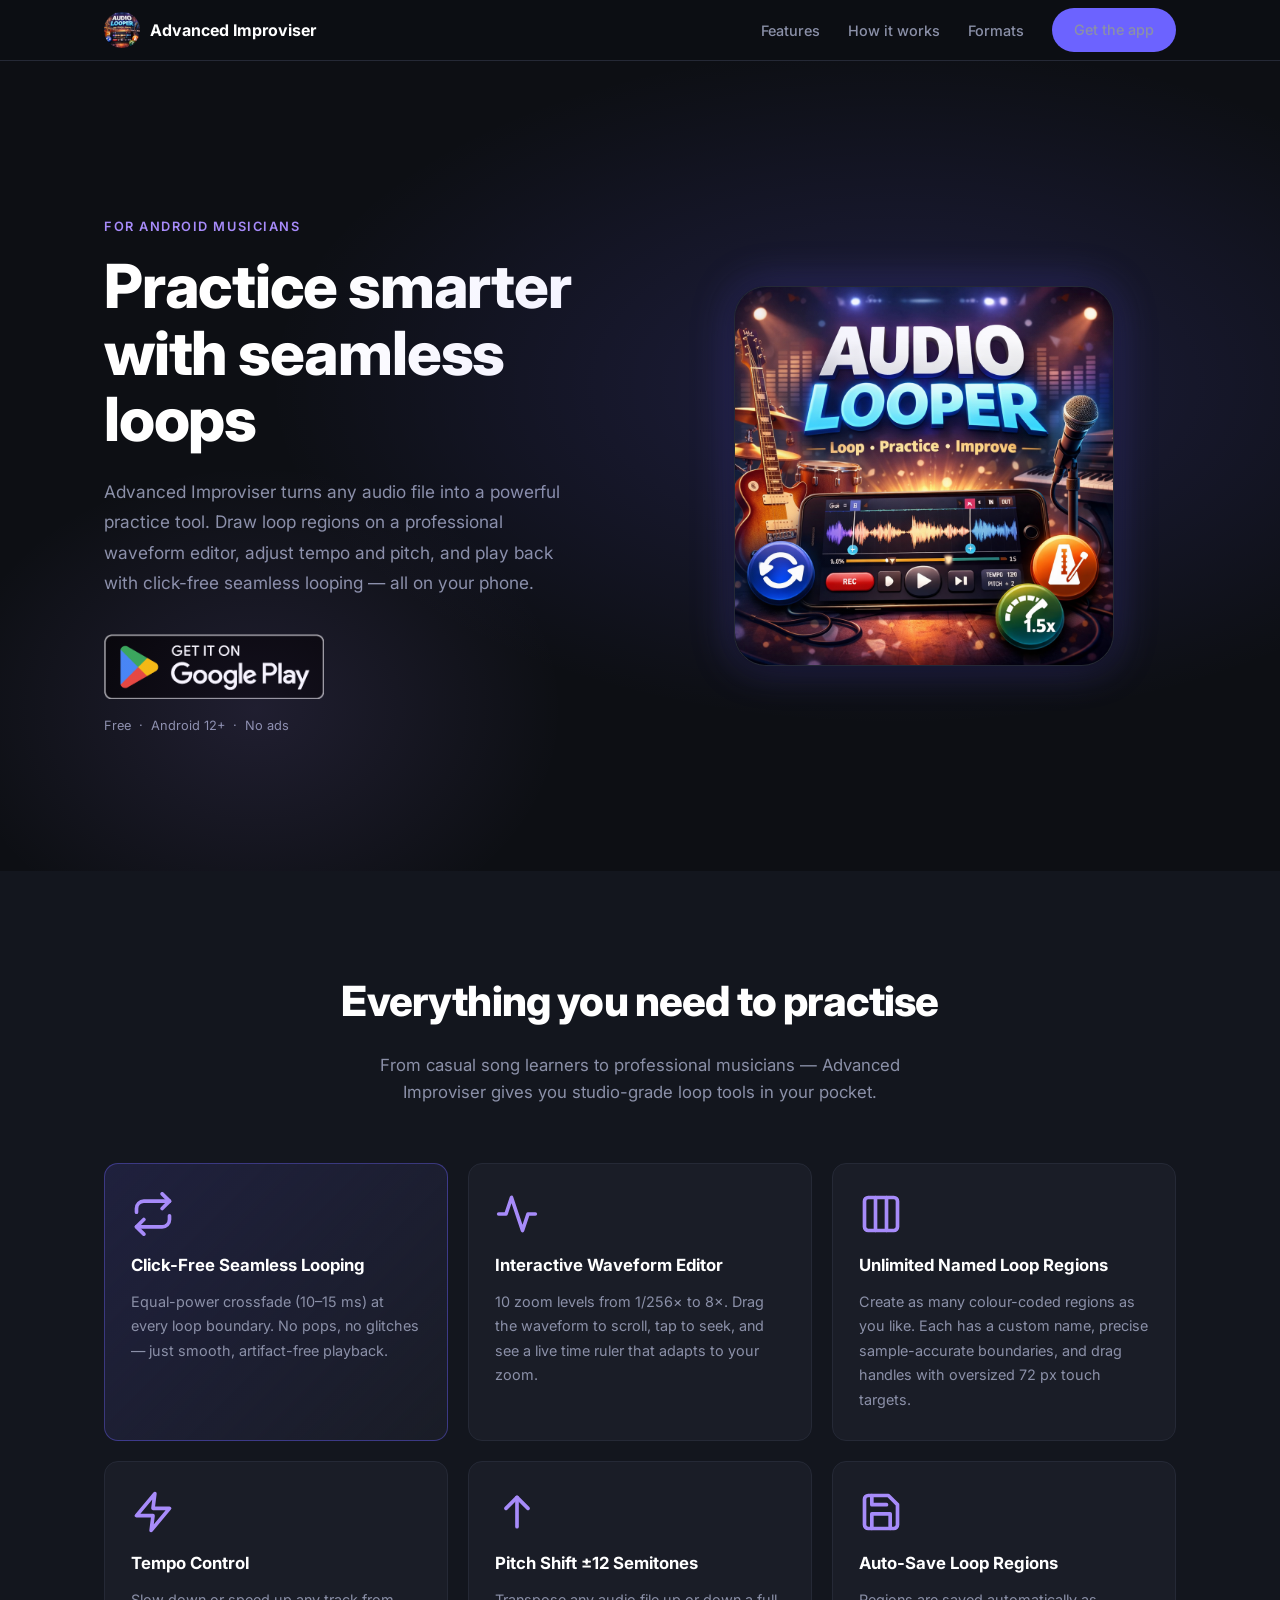
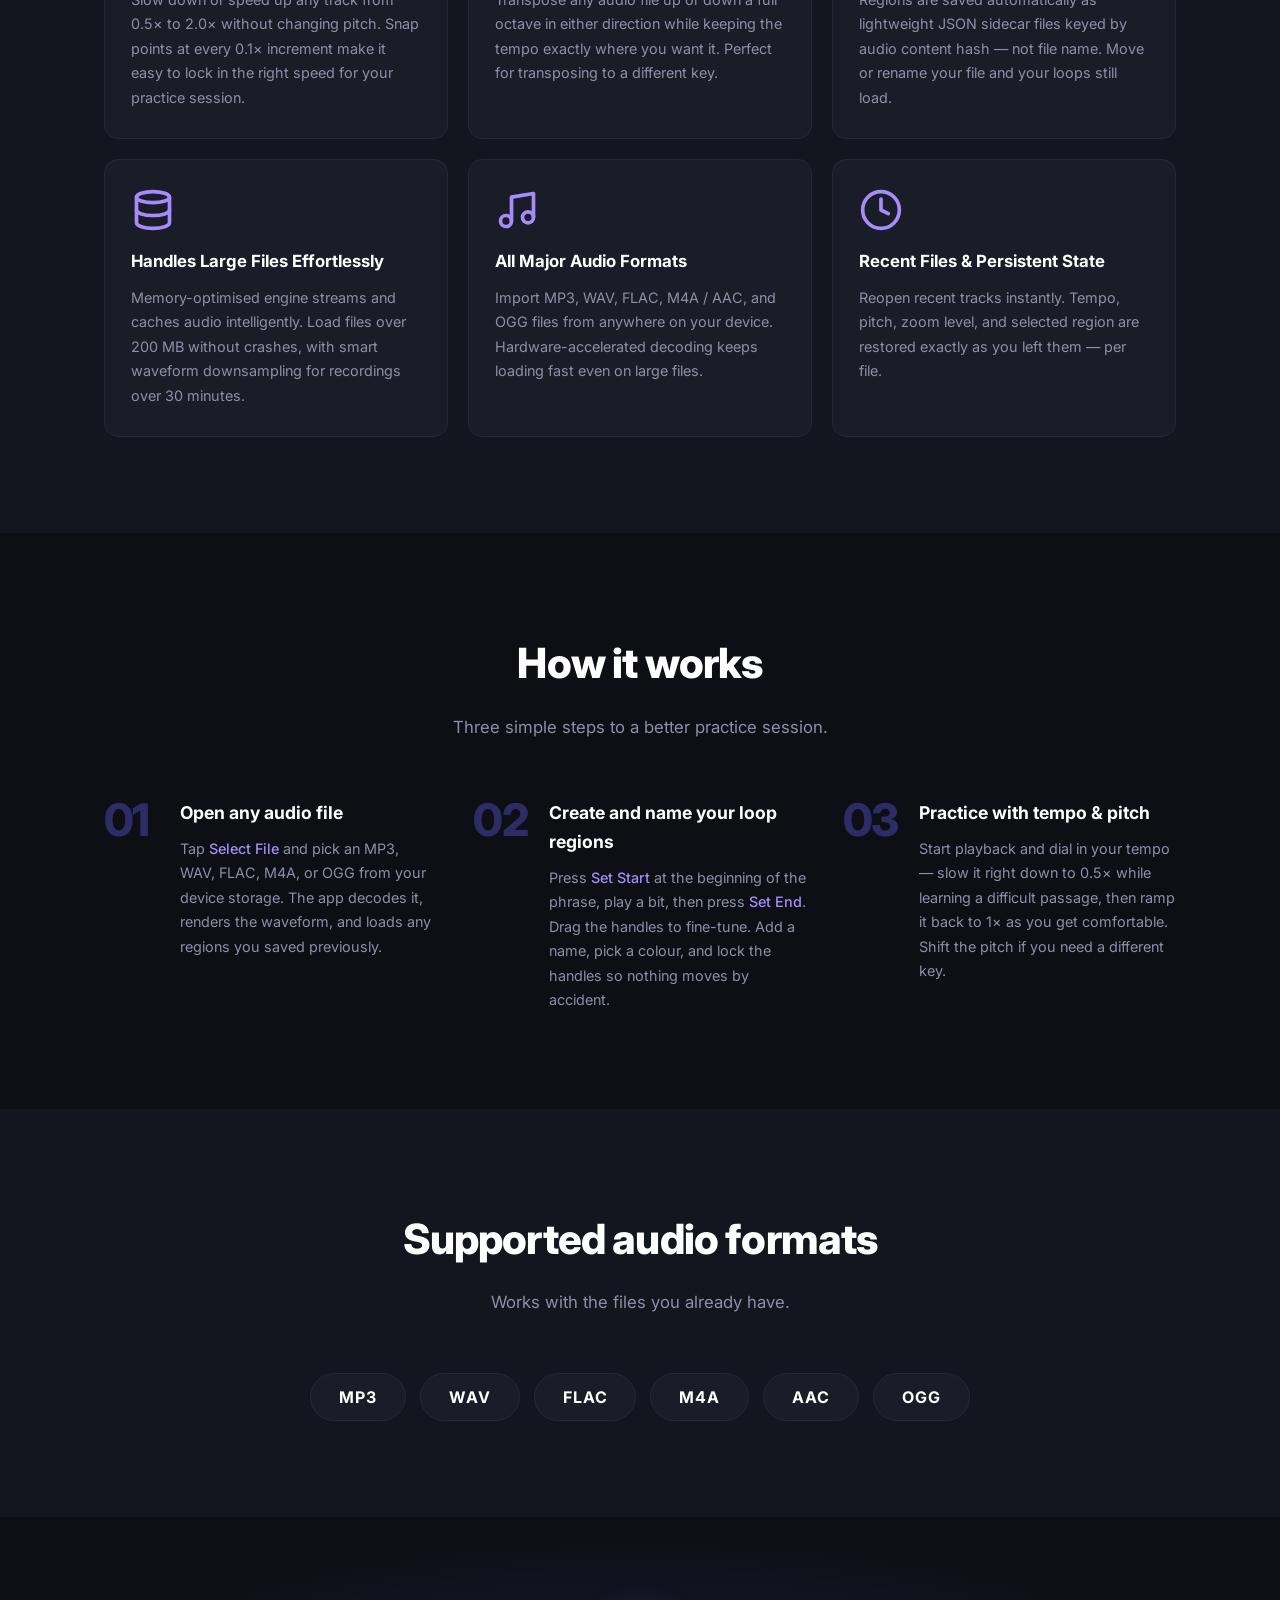
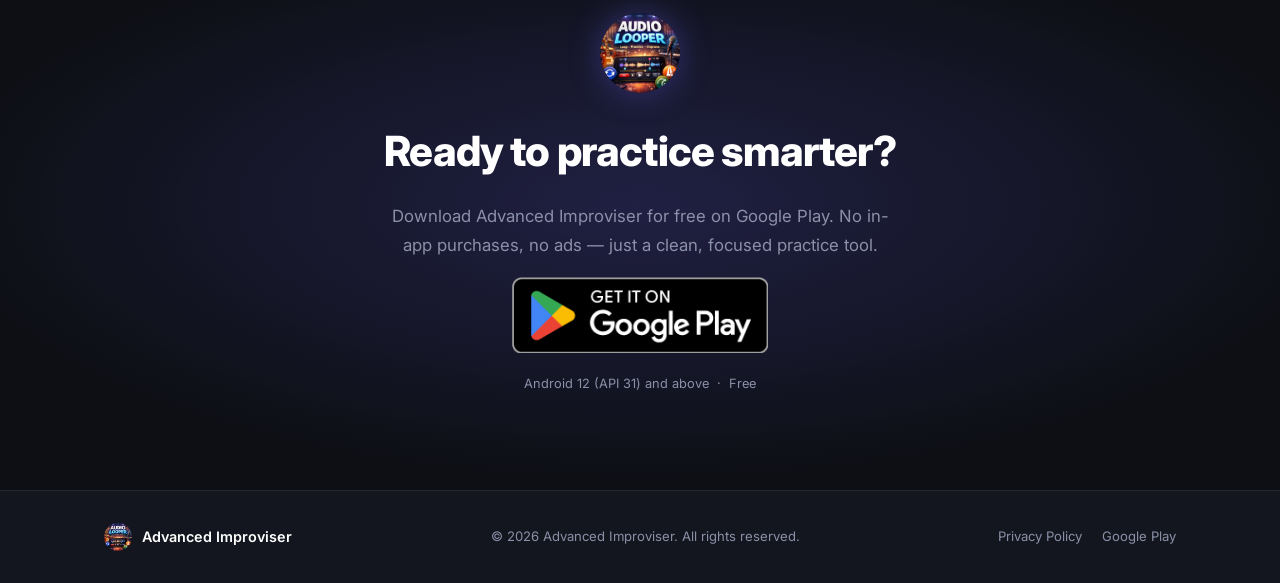
<file: index.html>
<!DOCTYPE html>
<html lang="en">
<head>
  <meta charset="UTF-8" />
  <meta name="viewport" content="width=device-width, initial-scale=1.0" />

  <!-- Primary SEO -->
  <title>Advanced Improviser — Audio Loop Practice App for Android</title>
  <meta name="description" content="Advanced Improviser is a professional audio loop practice app for Android musicians. Create seamless loop regions, control tempo and pitch, and practise any piece with a high-quality waveform editor." />
  <meta name="keywords" content="audio loop app, music practice app, loop player android, waveform editor, tempo control, pitch shift, musician practice tool, Advanced Improviser" />
  <meta name="author" content="Advanced Improviser" />
  <link rel="canonical" href="https://anagovitsyn.github.io/audioed/" />

  <!-- Open Graph / Facebook -->
  <meta property="og:type" content="website" />
  <meta property="og:url" content="https://anagovitsyn.github.io/audioed/" />
  <meta property="og:title" content="Advanced Improviser — Audio Loop Practice App" />
  <meta property="og:description" content="Professional audio loop practice tool for Android. Waveform editor, seamless looping, tempo & pitch control for musicians." />
  <meta property="og:image" content="https://anagovitsyn.github.io/audioed/assets/features-banner.png" />

  <!-- Twitter -->
  <meta name="twitter:card" content="summary_large_image" />
  <meta name="twitter:title" content="Advanced Improviser — Audio Loop Practice App" />
  <meta name="twitter:description" content="Professional audio loop practice tool for Android. Create, edit and play back seamless loop regions on any audio file." />
  <meta name="twitter:image" content="https://anagovitsyn.github.io/audioed/assets/features-banner.png" />

  <!-- Structured Data (JSON-LD) — for AI discovery and Google rich results -->
  <script type="application/ld+json">
  {
    "@context": "https://schema.org",
    "@type": "SoftwareApplication",
    "name": "Advanced Improviser",
    "operatingSystem": "ANDROID",
    "applicationCategory": "MusicApplication",
    "description": "Advanced Improviser is a professional audio loop practice app for Android. It lets musicians create unlimited named loop regions on any audio file, edit them with an interactive waveform editor, and play them back with click-free seamless looping, tempo control, and pitch shifting.",
    "offers": {
      "@type": "Offer",
      "price": "0",
      "priceCurrency": "USD"
    },
    "url": "https://anagovitsyn.github.io/audioed/",
    "downloadUrl": "https://play.google.com/store/apps/details?id=com.audiolooper",
    "screenshot": "https://anagovitsyn.github.io/audioed/assets/app-screenshot.png",
    "featureList": [
      "Unlimited named loop regions per audio file",
      "Interactive waveform editor with 10 zoom levels",
      "Click-free seamless looping with equal-power crossfade",
      "Tempo control 0.5×–2.0×",
      "Pitch shift ±12 semitones",
      "MP3, WAV, FLAC, M4A, OGG support",
      "Region persistence as sidecar JSON files",
      "Large file support (up to 100MB)"
    ]
  }
  </script>

  <!-- Favicon -->
  <link rel="icon" type="image/png" href="assets/icon-192.png" />
  <link rel="apple-touch-icon" href="assets/icon-192.png" />

  <!-- Fonts -->
  <link rel="preconnect" href="https://fonts.googleapis.com" />
  <link rel="preconnect" href="https://fonts.gstatic.com" crossorigin />
  <link href="https://fonts.googleapis.com/css2?family=Inter:wght@400;500;600;700;800&display=swap" rel="stylesheet" />

  <link rel="stylesheet" href="styles.css" />
</head>

<body>

  <!-- ═══════════════════════════════ NAV ═══════════════════════════════ -->
  <nav class="nav" role="navigation" aria-label="Main navigation">
    <div class="nav__inner container">
      <a class="nav__brand" href="#hero" aria-label="Advanced Improviser home">
        <img src="assets/icon-round.png" alt="Advanced Improviser icon" width="36" height="36" />
        <span>Advanced Improviser</span>
      </a>
      <ul class="nav__links" role="list">
        <li><a href="#features">Features</a></li>
        <li><a href="#how-it-works">How it works</a></li>
        <li><a href="#formats">Formats</a></li>
        <li><a href="#download" class="btn btn--nav">Get the app</a></li>
      </ul>
    </div>
  </nav>

  <!-- ═══════════════════════════════ HERO ══════════════════════════════ -->
  <header id="hero" class="hero" role="banner">
    <div class="hero__bg" aria-hidden="true"></div>
    <div class="container hero__inner">
      <div class="hero__copy">
        <p class="hero__eyebrow">For Android musicians</p>
        <h1 class="hero__title">Practice smarter<br />with seamless loops</h1>
        <p class="hero__sub">
          Advanced Improviser turns any audio file into a powerful practice tool.
          Draw loop regions on a professional waveform editor, adjust tempo and
          pitch, and play back with click-free seamless looping — all on your phone.
        </p>
        <div class="hero__cta">
          <a
            href="https://play.google.com/store/apps/details?id=com.audiolooper"
            target="_blank"
            rel="noopener noreferrer"
            aria-label="Get Advanced Improviser on Google Play"
          >
            <img
              src="assets/GetItOnGooglePlay_Badge_Web_color_English.png"
              alt="Get it on Google Play"
              width="220"
              height="65"
            />
          </a>
        </div>
        <p class="hero__note">Free &nbsp;·&nbsp; Android 12+ &nbsp;·&nbsp; No ads</p>
      </div>
      <div class="hero__visual" aria-hidden="true">
        <div class="phone-frame">
          <img
            src="assets/app-screenshot.png"
            alt="Advanced Improviser app showing waveform editor with loop regions"
            class="phone-frame__screen"
            loading="eager"
          />
        </div>
      </div>
    </div>
  </header>

  <!-- ═══════════════════════════════ FEATURES ══════════════════════════ -->
  <section id="features" class="section section--alt" aria-labelledby="features-heading">
    <div class="container">
      <div class="section-header">
        <h2 id="features-heading" class="section-title">Everything you need to practise</h2>
        <p class="section-sub">
          From casual song learners to professional musicians — Advanced Improviser
          gives you studio-grade loop tools in your pocket.
        </p>
      </div>

      <div class="features-grid">

        <article class="feature-card feature-card--accent" aria-label="Seamless loop playback">
          <div class="feature-card__icon" aria-hidden="true">
            <svg viewBox="0 0 24 24" fill="none" stroke="currentColor" stroke-width="2" stroke-linecap="round" stroke-linejoin="round"><polyline points="17 1 21 5 17 9"/><path d="M3 11V9a4 4 0 0 1 4-4h14"/><polyline points="7 23 3 19 7 15"/><path d="M21 13v2a4 4 0 0 1-4 4H3"/></svg>
          </div>
          <h3 class="feature-card__title">Click-Free Seamless Looping</h3>
          <p class="feature-card__body">
            Equal-power crossfade (10–15 ms) at every loop boundary. No pops,
            no glitches — just smooth, artifact-free playback.
          </p>
        </article>

        <article class="feature-card" aria-label="Waveform editor">
          <div class="feature-card__icon" aria-hidden="true">
            <svg viewBox="0 0 24 24" fill="none" stroke="currentColor" stroke-width="2" stroke-linecap="round" stroke-linejoin="round"><polyline points="22 12 18 12 15 21 9 3 6 12 2 12"/></svg>
          </div>
          <h3 class="feature-card__title">Interactive Waveform Editor</h3>
          <p class="feature-card__body">
            10 zoom levels from 1/256× to 8×. Drag the waveform to scroll,
            tap to seek, and see a live time ruler that adapts to your zoom.
          </p>
        </article>

        <article class="feature-card" aria-label="Loop regions">
          <div class="feature-card__icon" aria-hidden="true">
            <svg viewBox="0 0 24 24" fill="none" stroke="currentColor" stroke-width="2" stroke-linecap="round" stroke-linejoin="round"><rect x="3" y="3" width="18" height="18" rx="2"/><path d="M9 3v18M15 3v18"/></svg>
          </div>
          <h3 class="feature-card__title">Unlimited Named Loop Regions</h3>
          <p class="feature-card__body">
            Create as many colour-coded regions as you like. Each has a custom
            name, precise sample-accurate boundaries, and drag handles with
            oversized 72 px touch targets.
          </p>
        </article>

        <article class="feature-card" aria-label="Tempo control">
          <div class="feature-card__icon" aria-hidden="true">
            <svg viewBox="0 0 24 24" fill="none" stroke="currentColor" stroke-width="2" stroke-linecap="round" stroke-linejoin="round"><path d="M13 2L3 14h9l-1 8 10-12h-9l1-8z"/></svg>
          </div>
          <h3 class="feature-card__title">Tempo Control</h3>
          <p class="feature-card__body">
            Slow down or speed up any track from 0.5× to 2.0× without changing
            pitch. Snap points at every 0.1× increment make it easy to lock in
            the right speed for your practice session.
          </p>
        </article>

        <article class="feature-card" aria-label="Pitch shifting">
          <div class="feature-card__icon" aria-hidden="true">
            <svg viewBox="0 0 24 24" fill="none" stroke="currentColor" stroke-width="2" stroke-linecap="round" stroke-linejoin="round"><line x1="12" y1="20" x2="12" y2="4"/><polyline points="6 10 12 4 18 10"/></svg>
          </div>
          <h3 class="feature-card__title">Pitch Shift ±12 Semitones</h3>
          <p class="feature-card__body">
            Transpose any audio file up or down a full octave in either direction
            while keeping the tempo exactly where you want it. Perfect for
            transposing to a different key.
          </p>
        </article>

        <article class="feature-card" aria-label="Region persistence">
          <div class="feature-card__icon" aria-hidden="true">
            <svg viewBox="0 0 24 24" fill="none" stroke="currentColor" stroke-width="2" stroke-linecap="round" stroke-linejoin="round"><path d="M19 21H5a2 2 0 0 1-2-2V5a2 2 0 0 1 2-2h11l5 5v11a2 2 0 0 1-2 2z"/><polyline points="17 21 17 13 7 13 7 21"/><polyline points="7 3 7 8 15 8"/></svg>
          </div>
          <h3 class="feature-card__title">Auto-Save Loop Regions</h3>
          <p class="feature-card__body">
            Regions are saved automatically as lightweight JSON sidecar files
            keyed by audio content hash — not file name. Move or rename your
            file and your loops still load.
          </p>
        </article>

        <article class="feature-card" aria-label="Large file support">
          <div class="feature-card__icon" aria-hidden="true">
            <svg viewBox="0 0 24 24" fill="none" stroke="currentColor" stroke-width="2" stroke-linecap="round" stroke-linejoin="round"><ellipse cx="12" cy="5" rx="9" ry="3"/><path d="M21 12c0 1.66-4 3-9 3s-9-1.34-9-3"/><path d="M3 5v14c0 1.66 4 3 9 3s9-1.34 9-3V5"/></svg>
          </div>
          <h3 class="feature-card__title">Handles Large Files Effortlessly</h3>
          <p class="feature-card__body">
            Memory-optimised engine streams and caches audio intelligently.
            Load files over 200 MB without crashes, with smart waveform
            downsampling for recordings over 30 minutes.
          </p>
        </article>

        <article class="feature-card" aria-label="Multi-format support">
          <div class="feature-card__icon" aria-hidden="true">
            <svg viewBox="0 0 24 24" fill="none" stroke="currentColor" stroke-width="2" stroke-linecap="round" stroke-linejoin="round"><path d="M9 18V5l12-2v13"/><circle cx="6" cy="18" r="3"/><circle cx="18" cy="16" r="3"/></svg>
          </div>
          <h3 class="feature-card__title">All Major Audio Formats</h3>
          <p class="feature-card__body">
            Import MP3, WAV, FLAC, M4A / AAC, and OGG files from anywhere
            on your device. Hardware-accelerated decoding keeps loading fast
            even on large files.
          </p>
        </article>

        <article class="feature-card" aria-label="Recent files">
          <div class="feature-card__icon" aria-hidden="true">
            <svg viewBox="0 0 24 24" fill="none" stroke="currentColor" stroke-width="2" stroke-linecap="round" stroke-linejoin="round"><circle cx="12" cy="12" r="10"/><polyline points="12 6 12 12 16 14"/></svg>
          </div>
          <h3 class="feature-card__title">Recent Files &amp; Persistent State</h3>
          <p class="feature-card__body">
            Reopen recent tracks instantly. Tempo, pitch, zoom level, and
            selected region are restored exactly as you left them — per file.
          </p>
        </article>

      </div>
    </div>
  </section>

  <!-- ═══════════════════════════════ HOW IT WORKS ═══════════════════════ -->
  <section id="how-it-works" class="section" aria-labelledby="how-heading">
    <div class="container">
      <div class="section-header">
        <h2 id="how-heading" class="section-title">How it works</h2>
        <p class="section-sub">Three simple steps to a better practice session.</p>
      </div>

      <ol class="steps" role="list">
        <li class="step">
          <div class="step__number" aria-hidden="true">01</div>
          <div class="step__content">
            <h3 class="step__title">Open any audio file</h3>
            <p class="step__body">
              Tap <em>Select File</em> and pick an MP3, WAV, FLAC, M4A, or OGG
              from your device storage. The app decodes it, renders the waveform,
              and loads any regions you saved previously.
            </p>
          </div>
        </li>
        <li class="step">
          <div class="step__number" aria-hidden="true">02</div>
          <div class="step__content">
            <h3 class="step__title">Create and name your loop regions</h3>
            <p class="step__body">
              Press <em>Set Start</em> at the beginning of the phrase, play a
              bit, then press <em>Set End</em>. Drag the handles to fine-tune.
              Add a name, pick a colour, and lock the handles so nothing moves
              by accident.
            </p>
          </div>
        </li>
        <li class="step">
          <div class="step__number" aria-hidden="true">03</div>
          <div class="step__content">
            <h3 class="step__title">Practice with tempo &amp; pitch</h3>
            <p class="step__body">
              Start playback and dial in your tempo — slow it right down to
              0.5× while learning a difficult passage, then ramp it back to
              1× as you get comfortable. Shift the pitch if you need a
              different key.
            </p>
          </div>
        </li>
      </ol>
    </div>
  </section>

  <!-- ═══════════════════════════════ FORMATS ════════════════════════════ -->
  <section id="formats" class="section section--alt" aria-labelledby="formats-heading">
    <div class="container">
      <div class="section-header">
        <h2 id="formats-heading" class="section-title">Supported audio formats</h2>
        <p class="section-sub">Works with the files you already have.</p>
      </div>
      <ul class="formats-list" role="list" aria-label="Supported audio formats">
        <li class="format-badge">MP3</li>
        <li class="format-badge">WAV</li>
        <li class="format-badge">FLAC</li>
        <li class="format-badge">M4A</li>
        <li class="format-badge">AAC</li>
        <li class="format-badge">OGG</li>
      </ul>
    </div>
  </section>

  <!-- ═══════════════════════════════ DOWNLOAD ══════════════════════════ -->
  <section id="download" class="section cta-section" aria-labelledby="download-heading">
    <div class="container cta-inner">
      <img src="assets/icon-round.png" alt="" aria-hidden="true" class="cta-icon" width="80" height="80" />
      <h2 id="download-heading" class="cta-title">Ready to practice smarter?</h2>
      <p class="cta-sub">
        Download Advanced Improviser for free on Google Play.
        No in-app purchases, no ads — just a clean, focused practice tool.
      </p>
      <a
        href="https://play.google.com/store/apps/details?id=com.audiolooper"
        target="_blank"
        rel="noopener noreferrer"
        aria-label="Download Advanced Improviser on Google Play"
      >
        <img
          src="assets/GetItOnGooglePlay_Badge_Web_color_English.png"
          alt="Get it on Google Play"
          width="256"
          height="76"
        />
      </a>
      <p class="cta-note">Android 12 (API 31) and above &nbsp;·&nbsp; Free</p>
    </div>
  </section>

  <!-- ═══════════════════════════════ FOOTER ════════════════════════════ -->
<footer class="footer" role="contentinfo">
    <div class="container footer__inner">
      <div class="footer__brand">
        <img src="assets/icon-round.png" alt="Advanced Improviser icon" width="28" height="28" />
        <span>Advanced Improviser</span>
      </div>
      <p class="footer__copy">
        &copy; <span id="year"></span> Advanced Improviser.
        All rights reserved.
      </p>
      <nav class="footer__links" aria-label="Footer navigation">
        <a href="policy.html">Privacy Policy</a>
        <a href="https://play.google.com/store/apps/details?id=com.audiolooper" target="_blank" rel="noopener noreferrer">Google Play</a>
      </nav>
    </div>
  </footer>

  <script>
    // Year in footer
    document.getElementById('year').textContent = new Date().getFullYear();

    // Smooth-scroll polyfill for older WebViews
    document.querySelectorAll('a[href^="#"]').forEach(function(anchor) {
      anchor.addEventListener('click', function(e) {
        var target = document.querySelector(this.getAttribute('href'));
        if (target) {
          e.preventDefault();
          target.scrollIntoView({ behavior: 'smooth' });
        }
      });
    });
  </script>

</body>
</html>
</file>
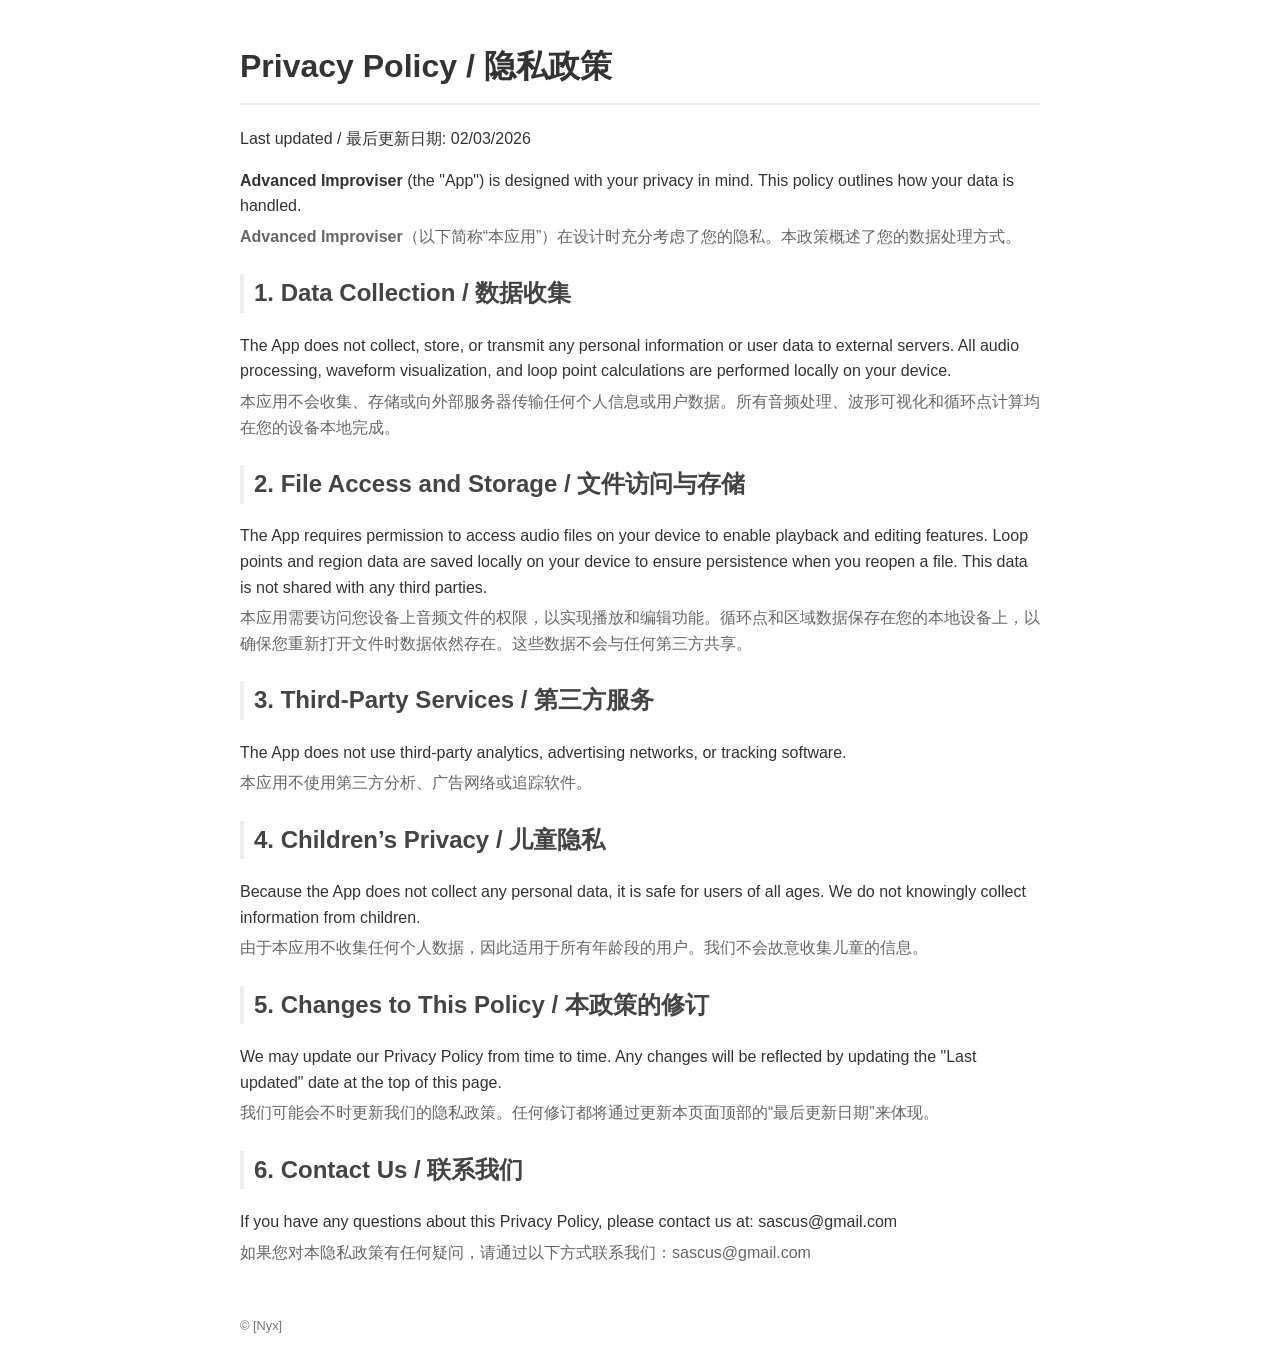
<file: policy.html>
<!DOCTYPE html>
<html lang="en">
<head>
    <meta charset="UTF-8">
    <meta name="viewport" content="width=device-width, initial-scale=1.0">
    <title>Privacy Policy - Advanced Improviser</title>
    <style>
        body { font-family: sans-serif; line-height: 1.6; color: #333; max-width: 800px; margin: 0 auto; padding: 20px; }
        h1 { border-bottom: 2px solid #eee; padding-bottom: 10px; }
        h2 { margin-top: 25px; color: #444; border-left: 4px solid #eee; padding-left: 10px; }
        .zh { color: #666; display: block; margin-top: 5px; font-weight: normal; }
        .footer { margin-top: 50px; font-size: 0.8em; color: #777; }
    </style>
</head>
<body>

    <h1>Privacy Policy / 隐私政策</h1>
    <p>Last updated / 最后更新日期: 02/03/2026</p>

    <p>
        <strong>Advanced Improviser</strong> (the "App") is designed with your privacy in mind. This policy outlines how your data is handled.<br>
        <span class="zh"><strong>Advanced Improviser</strong>（以下简称“本应用”）在设计时充分考虑了您的隐私。本政策概述了您的数据处理方式。</span>
    </p>

    <h2>1. Data Collection / 数据收集</h2>
    <p>
        The App does not collect, store, or transmit any personal information or user data to external servers. All audio processing, waveform visualization, and loop point calculations are performed locally on your device.<br>
        <span class="zh">本应用不会收集、存储或向外部服务器传输任何个人信息或用户数据。所有音频处理、波形可视化和循环点计算均在您的设备本地完成。</span>
    </p>

    <h2>2. File Access and Storage / 文件访问与存储</h2>
    <p>
        The App requires permission to access audio files on your device to enable playback and editing features. Loop points and region data are saved locally on your device to ensure persistence when you reopen a file. This data is not shared with any third parties.<br>
        <span class="zh">本应用需要访问您设备上音频文件的权限，以实现播放和编辑功能。循环点和区域数据保存在您的本地设备上，以确保您重新打开文件时数据依然存在。这些数据不会与任何第三方共享。</span>
    </p>

    <h2>3. Third-Party Services / 第三方服务</h2>
    <p>
        The App does not use third-party analytics, advertising networks, or tracking software.<br>
        <span class="zh">本应用不使用第三方分析、广告网络或追踪软件。</span>
    </p>

    <h2>4. Children’s Privacy / 儿童隐私</h2>
    <p>
        Because the App does not collect any personal data, it is safe for users of all ages. We do not knowingly collect information from children.<br>
        <span class="zh">由于本应用不收集任何个人数据，因此适用于所有年龄段的用户。我们不会故意收集儿童的信息。</span>
    </p>

    <h2>5. Changes to This Policy / 本政策的修订</h2>
    <p>
        We may update our Privacy Policy from time to time. Any changes will be reflected by updating the "Last updated" date at the top of this page.<br>
        <span class="zh">我们可能会不时更新我们的隐私政策。任何修订都将通过更新本页面顶部的“最后更新日期”来体现。</span>
    </p>

    <h2>6. Contact Us / 联系我们</h2>
    <p>
        If you have any questions about this Privacy Policy, please contact us at: sascus@gmail.com<br>
        <span class="zh">如果您对本隐私政策有任何疑问，请通过以下方式联系我们：sascus@gmail.com</span>
    </p>

    <div class="footer">
        &copy; [Nyx]
    </div>

</body>
</html>
</file>
<file: styles.css>
/* =====================================================================
   Advanced Improviser — Landing Page Styles
   ===================================================================== */

/* ── Reset & base ──────────────────────────────────────────────────── */
*, *::before, *::after { box-sizing: border-box; margin: 0; padding: 0; }

:root {
  --color-bg:          #0d0f14;
  --color-surface:     #13161e;
  --color-surface-2:   #1a1d27;
  --color-border:      #252936;
  --color-accent:      #6c63ff;
  --color-accent-2:    #a78bfa;
  --color-accent-glow: rgba(108, 99, 255, 0.35);
  --color-text:        #e8eaf2;
  --color-text-muted:  #8b90a8;
  --color-white:       #ffffff;

  --font-sans: 'Inter', system-ui, -apple-system, sans-serif;

  --radius-sm:  8px;
  --radius-md:  14px;
  --radius-lg:  22px;
  --radius-xl:  32px;

  --shadow-card: 0 2px 24px rgba(0, 0, 0, 0.45);
  --shadow-glow: 0 0 40px var(--color-accent-glow);

  --container-width: 1120px;
  --section-gap: 96px;
}

html { scroll-behavior: smooth; }

body {
  font-family: var(--font-sans);
  background-color: var(--color-bg);
  color: var(--color-text);
  line-height: 1.65;
  -webkit-font-smoothing: antialiased;
}

img { max-width: 100%; height: auto; display: block; }
ul, ol { list-style: none; }
a { color: inherit; text-decoration: none; }

/* ── Utility ─────────────────────────────────────────────────────── */
.container {
  width: 100%;
  max-width: var(--container-width);
  margin: 0 auto;
  padding: 0 24px;
}

/* ── Buttons ─────────────────────────────────────────────────────── */
.btn {
  display: inline-flex;
  align-items: center;
  gap: 8px;
  padding: 10px 22px;
  border-radius: 50px;
  font-size: 0.9rem;
  font-weight: 600;
  cursor: pointer;
  transition: opacity 0.18s, transform 0.18s;
}
.btn:hover { opacity: 0.85; transform: translateY(-1px); }
.btn:active { transform: translateY(0); }

.btn--nav {
  background: var(--color-accent);
  color: var(--color-white);
}

/* ── Nav ─────────────────────────────────────────────────────────── */
.nav {
  position: sticky;
  top: 0;
  z-index: 100;
  background: rgba(13, 15, 20, 0.82);
  backdrop-filter: blur(14px);
  -webkit-backdrop-filter: blur(14px);
  border-bottom: 1px solid var(--color-border);
}

.nav__inner {
  display: flex;
  align-items: center;
  justify-content: space-between;
  height: 60px;
}

.nav__brand {
  display: flex;
  align-items: center;
  gap: 10px;
  font-weight: 700;
  font-size: 1rem;
  color: var(--color-white);
}

.nav__brand img { border-radius: 8px; }

.nav__links {
  display: flex;
  align-items: center;
  gap: 28px;
}

.nav__links a {
  font-size: 0.9rem;
  font-weight: 500;
  color: var(--color-text-muted);
  transition: color 0.18s;
}
.nav__links a:hover { color: var(--color-white); }

/* ── Hero ────────────────────────────────────────────────────────── */
.hero {
  position: relative;
  overflow: hidden;
  padding: 100px 0 80px;
  min-height: 90vh;
  display: flex;
  align-items: center;
}

.hero__bg {
  position: absolute;
  inset: 0;
  background:
    radial-gradient(ellipse 70% 60% at 70% 40%, rgba(108, 99, 255, 0.18) 0%, transparent 70%),
    radial-gradient(ellipse 40% 50% at 20% 80%, rgba(167, 139, 250, 0.12) 0%, transparent 60%);
  pointer-events: none;
}

.hero__inner {
  display: grid;
  grid-template-columns: 1fr 1fr;
  gap: 64px;
  align-items: center;
}

.hero__eyebrow {
  font-size: 0.8rem;
  font-weight: 600;
  letter-spacing: 0.12em;
  text-transform: uppercase;
  color: var(--color-accent-2);
  margin-bottom: 16px;
}

.hero__title {
  font-size: clamp(2.4rem, 5vw, 3.8rem);
  font-weight: 800;
  line-height: 1.1;
  color: var(--color-white);
  margin-bottom: 24px;
  letter-spacing: -0.02em;
}

.hero__sub {
  font-size: 1.08rem;
  color: var(--color-text-muted);
  max-width: 480px;
  margin-bottom: 36px;
  line-height: 1.75;
}

.hero__cta { margin-bottom: 16px; }

.hero__note {
  font-size: 0.8rem;
  color: var(--color-text-muted);
  margin-top: 8px;
}

/* Phone frame */
.hero__visual {
  display: flex;
  justify-content: center;
  align-items: center;
}

.phone-frame {
  position: relative;
  width: 100%;
  max-width: 380px;
  border-radius: var(--radius-xl);
  overflow: hidden;
  box-shadow: var(--shadow-card), var(--shadow-glow);
  border: 1px solid var(--color-border);
}

.phone-frame::before {
  content: '';
  position: absolute;
  inset: 0;
  border-radius: inherit;
  background: linear-gradient(135deg, rgba(108,99,255,0.08) 0%, transparent 60%);
  z-index: 1;
  pointer-events: none;
}

.phone-frame__screen {
  width: 100%;
  height: auto;
  display: block;
  border-radius: inherit;
}

/* ── Sections ────────────────────────────────────────────────────── */
.section {
  padding: var(--section-gap) 0;
}

.section--alt {
  background: var(--color-surface);
}

.section-header {
  text-align: center;
  margin-bottom: 56px;
}

.section-title {
  font-size: clamp(1.8rem, 3.5vw, 2.6rem);
  font-weight: 800;
  color: var(--color-white);
  letter-spacing: -0.02em;
  margin-bottom: 16px;
}

.section-sub {
  font-size: 1.05rem;
  color: var(--color-text-muted);
  max-width: 560px;
  margin: 0 auto;
}

/* ── Features grid ───────────────────────────────────────────────── */
.features-grid {
  display: grid;
  grid-template-columns: repeat(auto-fill, minmax(300px, 1fr));
  gap: 20px;
}

.feature-card {
  background: var(--color-surface-2);
  border: 1px solid var(--color-border);
  border-radius: var(--radius-md);
  padding: 28px 26px;
  transition: border-color 0.2s, transform 0.2s, box-shadow 0.2s;
}

.feature-card:hover {
  border-color: var(--color-accent);
  transform: translateY(-3px);
  box-shadow: var(--shadow-card);
}

.feature-card--accent {
  background: linear-gradient(135deg, rgba(108,99,255,0.14) 0%, var(--color-surface-2) 100%);
  border-color: rgba(108,99,255,0.4);
}

.feature-card__icon {
  width: 44px;
  height: 44px;
  margin-bottom: 16px;
  color: var(--color-accent-2);
}

.feature-card__icon svg {
  width: 100%;
  height: 100%;
}

.feature-card__title {
  font-size: 1.05rem;
  font-weight: 700;
  color: var(--color-white);
  margin-bottom: 10px;
}

.feature-card__body {
  font-size: 0.9rem;
  color: var(--color-text-muted);
  line-height: 1.7;
}

/* ── How it works / Steps ────────────────────────────────────────── */
.steps {
  display: grid;
  grid-template-columns: repeat(auto-fill, minmax(280px, 1fr));
  gap: 36px;
  counter-reset: steps;
}

.step {
  display: flex;
  gap: 20px;
  align-items: flex-start;
}

.step__number {
  font-size: 2.8rem;
  font-weight: 800;
  line-height: 1;
  color: var(--color-accent);
  opacity: 0.35;
  flex-shrink: 0;
  min-width: 56px;
  letter-spacing: -0.04em;
}

.step__title {
  font-size: 1.1rem;
  font-weight: 700;
  color: var(--color-white);
  margin-bottom: 10px;
}

.step__body {
  font-size: 0.9rem;
  color: var(--color-text-muted);
  line-height: 1.7;
}

.step__body em {
  font-style: normal;
  color: var(--color-accent-2);
  font-weight: 500;
}

/* ── Formats ─────────────────────────────────────────────────────── */
.formats-list {
  display: flex;
  flex-wrap: wrap;
  gap: 14px;
  justify-content: center;
}

.format-badge {
  background: var(--color-surface-2);
  border: 1px solid var(--color-border);
  border-radius: 50px;
  padding: 10px 28px;
  font-size: 1rem;
  font-weight: 700;
  color: var(--color-white);
  letter-spacing: 0.06em;
  transition: border-color 0.18s, color 0.18s;
}

.format-badge:hover {
  border-color: var(--color-accent-2);
  color: var(--color-accent-2);
}

/* ── CTA section ─────────────────────────────────────────────────── */
.cta-section {
  background:
    radial-gradient(ellipse 80% 70% at 50% 50%, rgba(108, 99, 255, 0.2) 0%, transparent 70%),
    var(--color-bg);
  padding: var(--section-gap) 0;
}

.cta-inner {
  text-align: center;
  display: flex;
  flex-direction: column;
  align-items: center;
  gap: 16px;
}

.cta-icon {
  border-radius: 50%;
  box-shadow: 0 0 32px var(--color-accent-glow);
  margin-bottom: 8px;
}

.cta-title {
  font-size: clamp(1.8rem, 3.5vw, 2.6rem);
  font-weight: 800;
  color: var(--color-white);
  letter-spacing: -0.02em;
}

.cta-sub {
  font-size: 1.05rem;
  color: var(--color-text-muted);
  max-width: 520px;
  line-height: 1.75;
}

.cta-note {
  font-size: 0.8rem;
  color: var(--color-text-muted);
  margin-top: 4px;
}

/* ── Play Store Badge ────────────────────────────────────────────── */
.playstore-badge {
  display: inline-block;
  transition: opacity 0.18s, transform 0.18s;
}
.playstore-badge:hover { opacity: 0.88; transform: translateY(-2px); }

/* ── Footer ──────────────────────────────────────────────────────── */
.footer {
  background: var(--color-surface);
  border-top: 1px solid var(--color-border);
  padding: 32px 0;
}

.footer__inner {
  display: flex;
  align-items: center;
  justify-content: space-between;
  flex-wrap: wrap;
  gap: 16px;
}

.footer__brand {
  display: flex;
  align-items: center;
  gap: 10px;
  font-weight: 600;
  font-size: 0.9rem;
  color: var(--color-white);
}

.footer__brand img { border-radius: 6px; }

.footer__copy {
  font-size: 0.82rem;
  color: var(--color-text-muted);
}

.footer__links {
  display: flex;
  gap: 20px;
}

.footer__links a {
  font-size: 0.82rem;
  color: var(--color-text-muted);
  transition: color 0.18s;
}
.footer__links a:hover { color: var(--color-white); }

/* ── Responsive ──────────────────────────────────────────────────── */
@media (max-width: 900px) {
  .hero__inner {
    grid-template-columns: 1fr;
    gap: 48px;
  }

  .hero__visual {
    order: -1;
  }

  .phone-frame {
    max-width: 300px;
    margin: 0 auto;
  }

  .hero__sub { max-width: 100%; }
}

@media (max-width: 640px) {
  :root { --section-gap: 64px; }

  .nav__links li:not(:last-child) { display: none; }

  .features-grid { grid-template-columns: 1fr; }

  .steps { grid-template-columns: 1fr; gap: 28px; }

  .footer__inner { flex-direction: column; align-items: flex-start; gap: 12px; }

  .hero { padding: 80px 0 60px; min-height: auto; }
}

@media (prefers-reduced-motion: reduce) {
  * { transition: none !important; }
  html { scroll-behavior: auto; }
}
</file>
